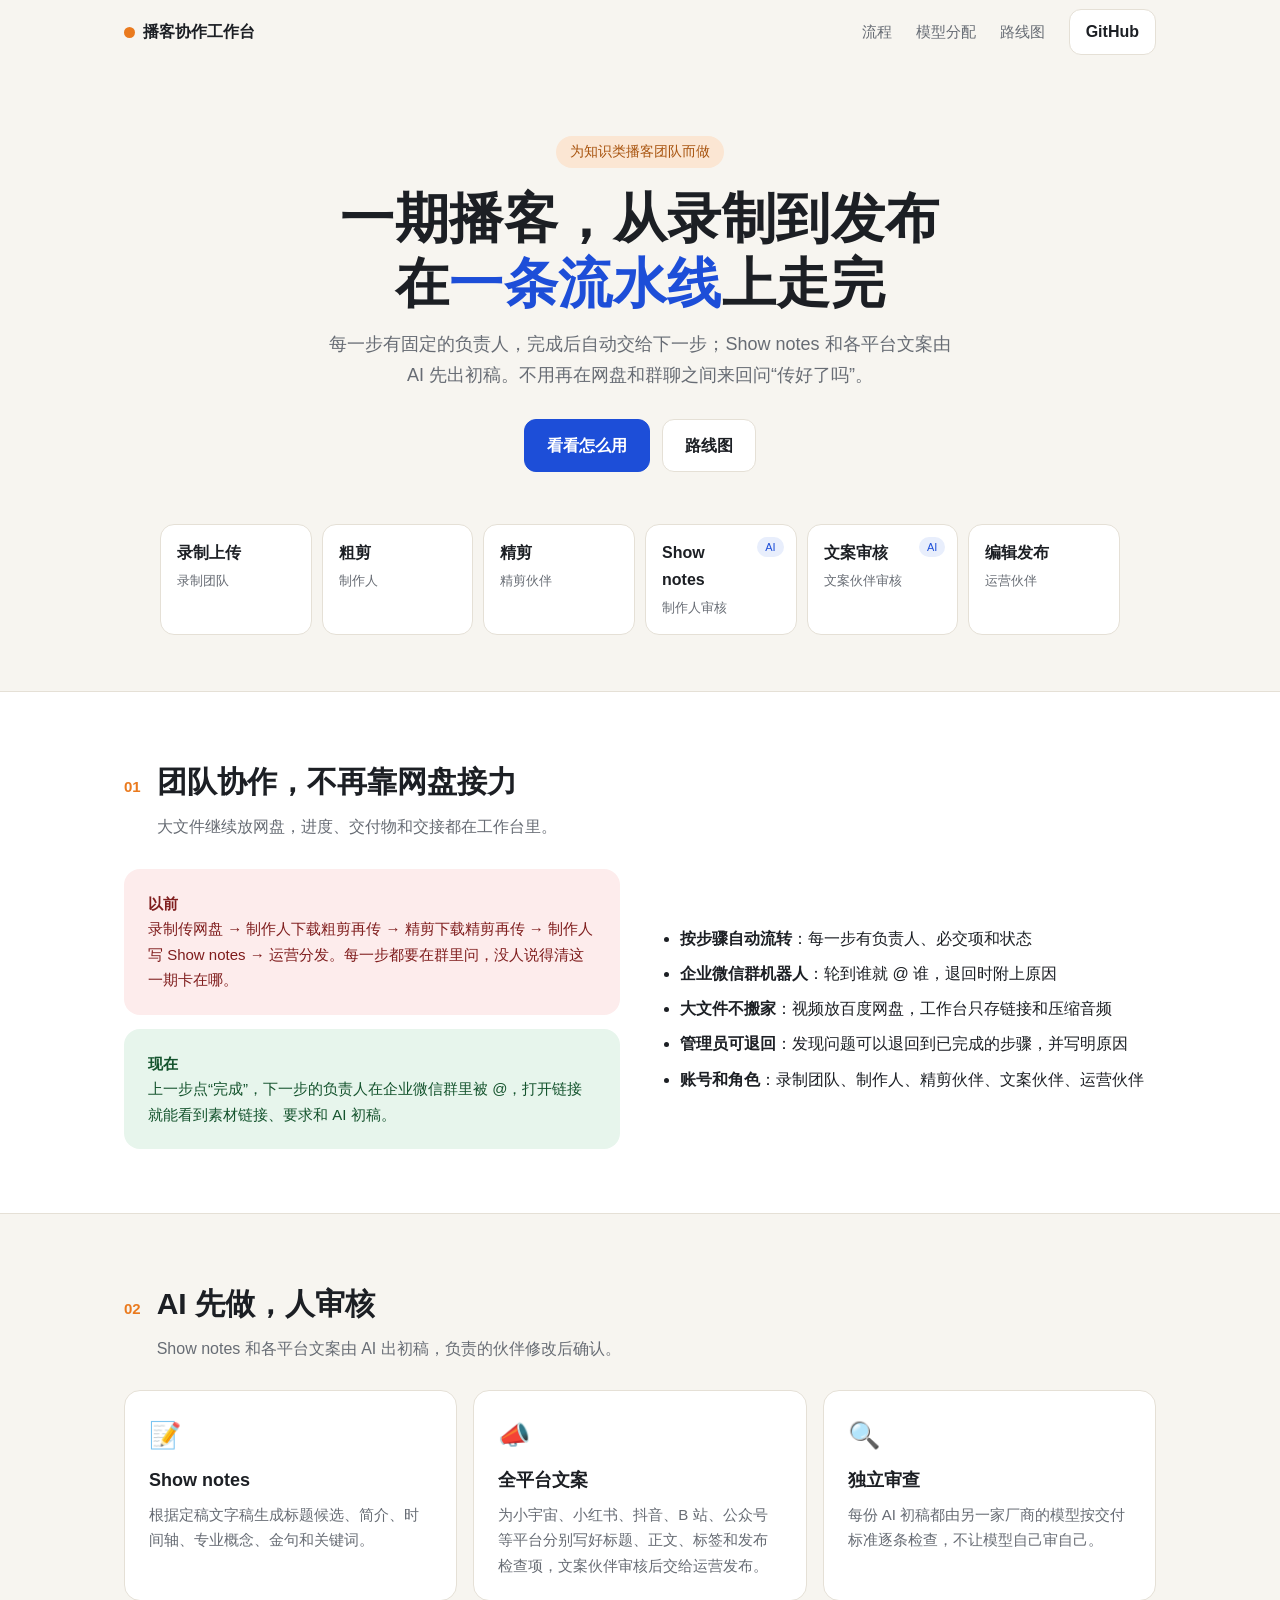
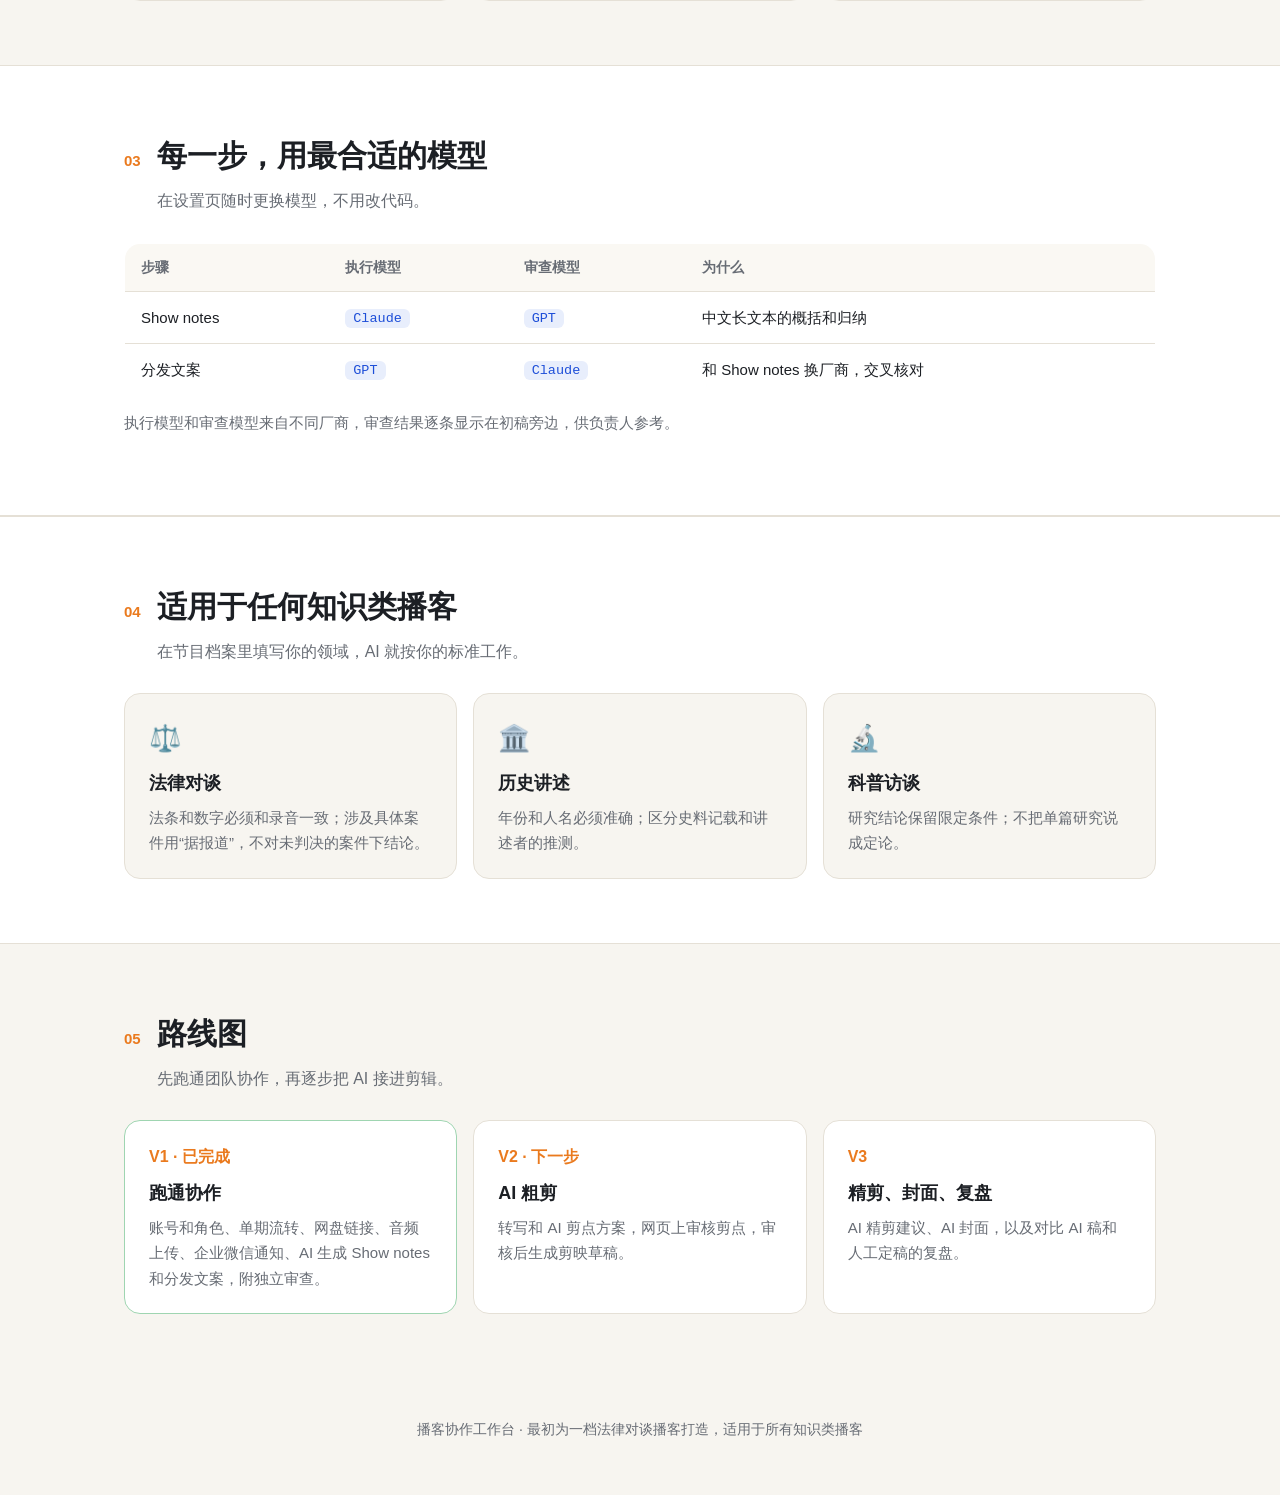
<file: docs/index.html>
<!doctype html>
<html lang="zh-CN">
<head>
<meta charset="utf-8">
<meta name="viewport" content="width=device-width, initial-scale=1">
<title>播客协作工作台 · 知识类播客从录制到发布的一条流水线</title>
<meta name="description" content="播客团队协作工作台：录制、粗剪、精剪、Show notes、文案审核、发布按步骤流转，AI 先出初稿，负责的伙伴审核。">
<style>
  :root { --bg:#f7f5f0; --ink:#1c1f24; --muted:#676c74; --line:#e5e0d6; --brand:#1d4ed8; --accent:#ea7a1e; --card:#fff; }
  * { box-sizing:border-box; }
  body { margin:0; background:var(--bg); color:var(--ink); font:16px/1.7 -apple-system,BlinkMacSystemFont,"PingFang SC","Hiragino Sans GB","Microsoft YaHei","Noto Sans SC",sans-serif; }
  a { color:var(--brand); text-decoration:none; }
  .wrap { max-width:1080px; margin:0 auto; padding:0 24px; }
  nav { display:flex; align-items:center; gap:24px; height:64px; }
  nav .btn { padding:8px 16px; }
  nav .logo { font-weight:700; display:flex; gap:8px; align-items:center; color:var(--ink); }
  nav .logo i { width:11px; height:11px; border-radius:50%; background:var(--accent); display:inline-block; }
  nav .sp { flex:1; }
  nav a.l { color:var(--muted); font-size:15px; }
  .btn { display:inline-block; padding:12px 22px; border-radius:12px; font-weight:600; border:1px solid var(--line); background:var(--card); color:var(--ink); }
  .btn.p { background:var(--brand); border-color:var(--brand); color:#fff; }
  .hero { padding:72px 0 56px; text-align:center; }
  .hero .tag { display:inline-block; padding:4px 14px; border-radius:999px; background:#fbe6d3; color:#a8540f; font-size:14px; }
  .hero h1 { font-size:clamp(32px,5.4vw,54px); line-height:1.2; margin:18px 0 14px; letter-spacing:.5px; }
  .hero h1 em { font-style:normal; color:var(--brand); }
  .hero p { color:var(--muted); font-size:18px; max-width:640px; margin:0 auto 28px; }
  .hero .cta { display:flex; gap:12px; justify-content:center; flex-wrap:wrap; }
  .flow { display:flex; gap:10px; margin:52px auto 0; max-width:960px; flex-wrap:wrap; justify-content:center; }
  .flow div { flex:1; min-width:150px; padding-right:44px !important; background:var(--card); border:1px solid var(--line); border-radius:14px; padding:14px 16px; text-align:left; position:relative; }
  .flow div b { display:block; }
  .flow div small { color:var(--muted); }
  .flow div span { position:absolute; top:12px; right:12px; font-size:11px; padding:1px 8px; border-radius:999px; background:#e8eefc; color:var(--brand); }
  section { padding:64px 0; }
  section.alt { background:#fff; border-top:1px solid var(--line); border-bottom:1px solid var(--line); }
  .sh { display:flex; gap:16px; align-items:baseline; margin-bottom:28px; }
  .sh .n { font-size:15px; color:var(--accent); font-weight:700; }
  .sh h2 { font-size:30px; margin:0; }
  .sh p { margin:6px 0 0; color:var(--muted); }
  .cards { display:grid; grid-template-columns:repeat(auto-fill,minmax(300px,1fr)); gap:16px; }
  .card { background:var(--card); border:1px solid var(--line); border-radius:16px; padding:22px 24px; }
  section.alt .card { background:var(--bg); }
  .card .ic { font-size:26px; }
  .card h3 { margin:8px 0 6px; font-size:18px; }
  .card p { margin:0; color:var(--muted); font-size:15px; }
  .two { display:grid; grid-template-columns:1fr 1fr; gap:40px; align-items:center; }
  .two > * { min-width:0; }
  .two ul { padding-left:20px; margin:0; } .two li { margin:8px 0; }
  .before, .after { border-radius:16px; padding:22px 24px; font-size:15px; }
  .before { background:#fdecec; color:#7f1d1d; } .after { background:#e7f5ec; color:#14532d; margin-top:14px; }
  table { width:100%; border-collapse:collapse; background:var(--card); border-radius:16px; overflow:hidden; border:1px solid var(--line); font-size:15px; }
  th,td { padding:12px 16px; border-bottom:1px solid var(--line); text-align:left; }
  th { background:#faf8f3; color:var(--muted); font-weight:600; font-size:14px; }
  code, .m { font-family:ui-monospace,SFMono-Regular,Menlo,monospace; font-size:13.5px; }
  .m { background:#e8eefc; color:var(--brand); padding:2px 8px; border-radius:6px; white-space:nowrap; }
  .stat { display:grid; grid-template-columns:repeat(4,1fr); gap:14px; margin-top:24px; }
  .stat div { background:var(--card); border:1px solid var(--line); border-radius:16px; padding:20px; }
  .stat b { font-size:28px; display:block; color:var(--brand); }
  .stat small { color:var(--muted); }
  pre { background:#1c1f24; color:#e7e5df; padding:20px 22px; border-radius:16px; overflow:auto; font-size:14px; line-height:1.7; }
  .road { display:grid; grid-template-columns:repeat(3,1fr); gap:16px; }
  .road .card b { color:var(--accent); }
  .road .done { border-color:#9fd5b1; }
  footer { padding:40px 0 56px; color:var(--muted); font-size:14px; text-align:center; }
  @media (max-width:760px) { .two, .road { grid-template-columns:1fr; } .stat { grid-template-columns:1fr 1fr; } nav a.l { display:none; } }
</style>
</head>
<body>
<div class="wrap">
  <nav>
    <a class="logo" href="#"><i></i>播客协作工作台</a>
    <span class="sp"></span>
    <a class="l" href="#flow">流程</a><a class="l" href="#models">模型分配</a><a class="l" href="#roadmap">路线图</a>
    <a class="btn" href="https://github.com/rene-wang1024/podcast-assistant">GitHub</a>
  </nav>

  <header class="hero">
    <span class="tag">为知识类播客团队而做</span>
    <h1>一期播客，从录制到发布<br>在<em>一条流水线</em>上走完</h1>
    <p>每一步有固定的负责人，完成后自动交给下一步；Show notes 和各平台文案由 AI 先出初稿。不用再在网盘和群聊之间来回问“传好了吗”。</p>
    <div class="cta"><a class="btn p" href="#collab">看看怎么用</a><a class="btn" href="#roadmap">路线图</a></div>
    <div class="flow" id="flow">
      <div><b>录制上传</b><small>录制团队</small></div>
      <div><b>粗剪</b><small>制作人</small></div>
      <div><b>精剪</b><small>精剪伙伴</small></div>
      <div><span>AI</span><b>Show notes</b><small>制作人审核</small></div>
      <div><span>AI</span><b>文案审核</b><small>文案伙伴审核</small></div>
      <div><b>编辑发布</b><small>运营伙伴</small></div>
    </div>
  </header>
</div>

<section class="alt" id="collab"><div class="wrap">
  <div class="sh"><span class="n">01</span><div><h2>团队协作，不再靠网盘接力</h2><p>大文件继续放网盘，进度、交付物和交接都在工作台里。</p></div></div>
  <div class="two">
    <div>
      <div class="before"><b>以前</b><br>录制传网盘 → 制作人下载粗剪再传 → 精剪下载精剪再传 → 制作人写 Show notes → 运营分发。每一步都要在群里问，没人说得清这一期卡在哪。</div>
      <div class="after"><b>现在</b><br>上一步点“完成”，下一步的负责人在企业微信群里被 @，打开链接就能看到素材链接、要求和 AI 初稿。</div>
    </div>
    <ul>
      <li><b>按步骤自动流转</b>：每一步有负责人、必交项和状态</li>
      <li><b>企业微信群机器人</b>：轮到谁就 @ 谁，退回时附上原因</li>
      <li><b>大文件不搬家</b>：视频放百度网盘，工作台只存链接和压缩音频</li>
      <li><b>管理员可退回</b>：发现问题可以退回到已完成的步骤，并写明原因</li>
      <li><b>账号和角色</b>：录制团队、制作人、精剪伙伴、文案伙伴、运营伙伴</li>
    </ul>
  </div>
</div></section>

<section><div class="wrap">
  <div class="sh"><span class="n">02</span><div><h2>AI 先做，人审核</h2><p>Show notes 和各平台文案由 AI 出初稿，负责的伙伴修改后确认。</p></div></div>
  <div class="cards">
    <div class="card"><div class="ic">📝</div><h3>Show notes</h3><p>根据定稿文字稿生成标题候选、简介、时间轴、专业概念、金句和关键词。</p></div>
    <div class="card"><div class="ic">📣</div><h3>全平台文案</h3><p>为小宇宙、小红书、抖音、B 站、公众号等平台分别写好标题、正文、标签和发布检查项，文案伙伴审核后交给运营发布。</p></div>
    <div class="card"><div class="ic">🔍</div><h3>独立审查</h3><p>每份 AI 初稿都由另一家厂商的模型按交付标准逐条检查，不让模型自己审自己。</p></div>
  </div>
</div></section>

<section class="alt" id="models"><div class="wrap">
  <div class="sh"><span class="n">03</span><div><h2>每一步，用最合适的模型</h2><p>在设置页随时更换模型，不用改代码。</p></div></div>
  <table>
    <tr><th>步骤</th><th>执行模型</th><th>审查模型</th><th>为什么</th></tr>
    <tr><td>Show notes</td><td><span class="m">Claude</span></td><td><span class="m">GPT</span></td><td>中文长文本的概括和归纳</td></tr>
    <tr><td>分发文案</td><td><span class="m">GPT</span></td><td><span class="m">Claude</span></td><td>和 Show notes 换厂商，交叉核对</td></tr>
  </table>
  <p style="color:var(--muted);font-size:15px;margin-top:14px">执行模型和审查模型来自不同厂商，审查结果逐条显示在初稿旁边，供负责人参考。</p>
</div></section>

<section class="alt"><div class="wrap">
  <div class="sh"><span class="n">04</span><div><h2>适用于任何知识类播客</h2><p>在节目档案里填写你的领域，AI 就按你的标准工作。</p></div></div>
  <div class="cards">
    <div class="card"><div class="ic">⚖️</div><h3>法律对谈</h3><p>法条和数字必须和录音一致；涉及具体案件用“据报道”，不对未判决的案件下结论。</p></div>
    <div class="card"><div class="ic">🏛️</div><h3>历史讲述</h3><p>年份和人名必须准确；区分史料记载和讲述者的推测。</p></div>
    <div class="card"><div class="ic">🔬</div><h3>科普访谈</h3><p>研究结论保留限定条件；不把单篇研究说成定论。</p></div>
  </div>
</div></section>

<section id="roadmap"><div class="wrap">
  <div class="sh"><span class="n">05</span><div><h2>路线图</h2><p>先跑通团队协作，再逐步把 AI 接进剪辑。</p></div></div>
  <div class="road">
    <div class="card done"><b>V1 · 已完成</b><h3>跑通协作</h3><p>账号和角色、单期流转、网盘链接、音频上传、企业微信通知、AI 生成 Show notes 和分发文案，附独立审查。</p></div>
    <div class="card"><b>V2 · 下一步</b><h3>AI 粗剪</h3><p>转写和 AI 剪点方案，网页上审核剪点，审核后生成剪映草稿。</p></div>
    <div class="card"><b>V3</b><h3>精剪、封面、复盘</h3><p>AI 精剪建议、AI 封面，以及对比 AI 稿和人工定稿的复盘。</p></div>
  </div>
</div></section>

<footer><div class="wrap">播客协作工作台 · 最初为一档法律对谈播客打造，适用于所有知识类播客</div></footer>
</body>
</html>
</file>
